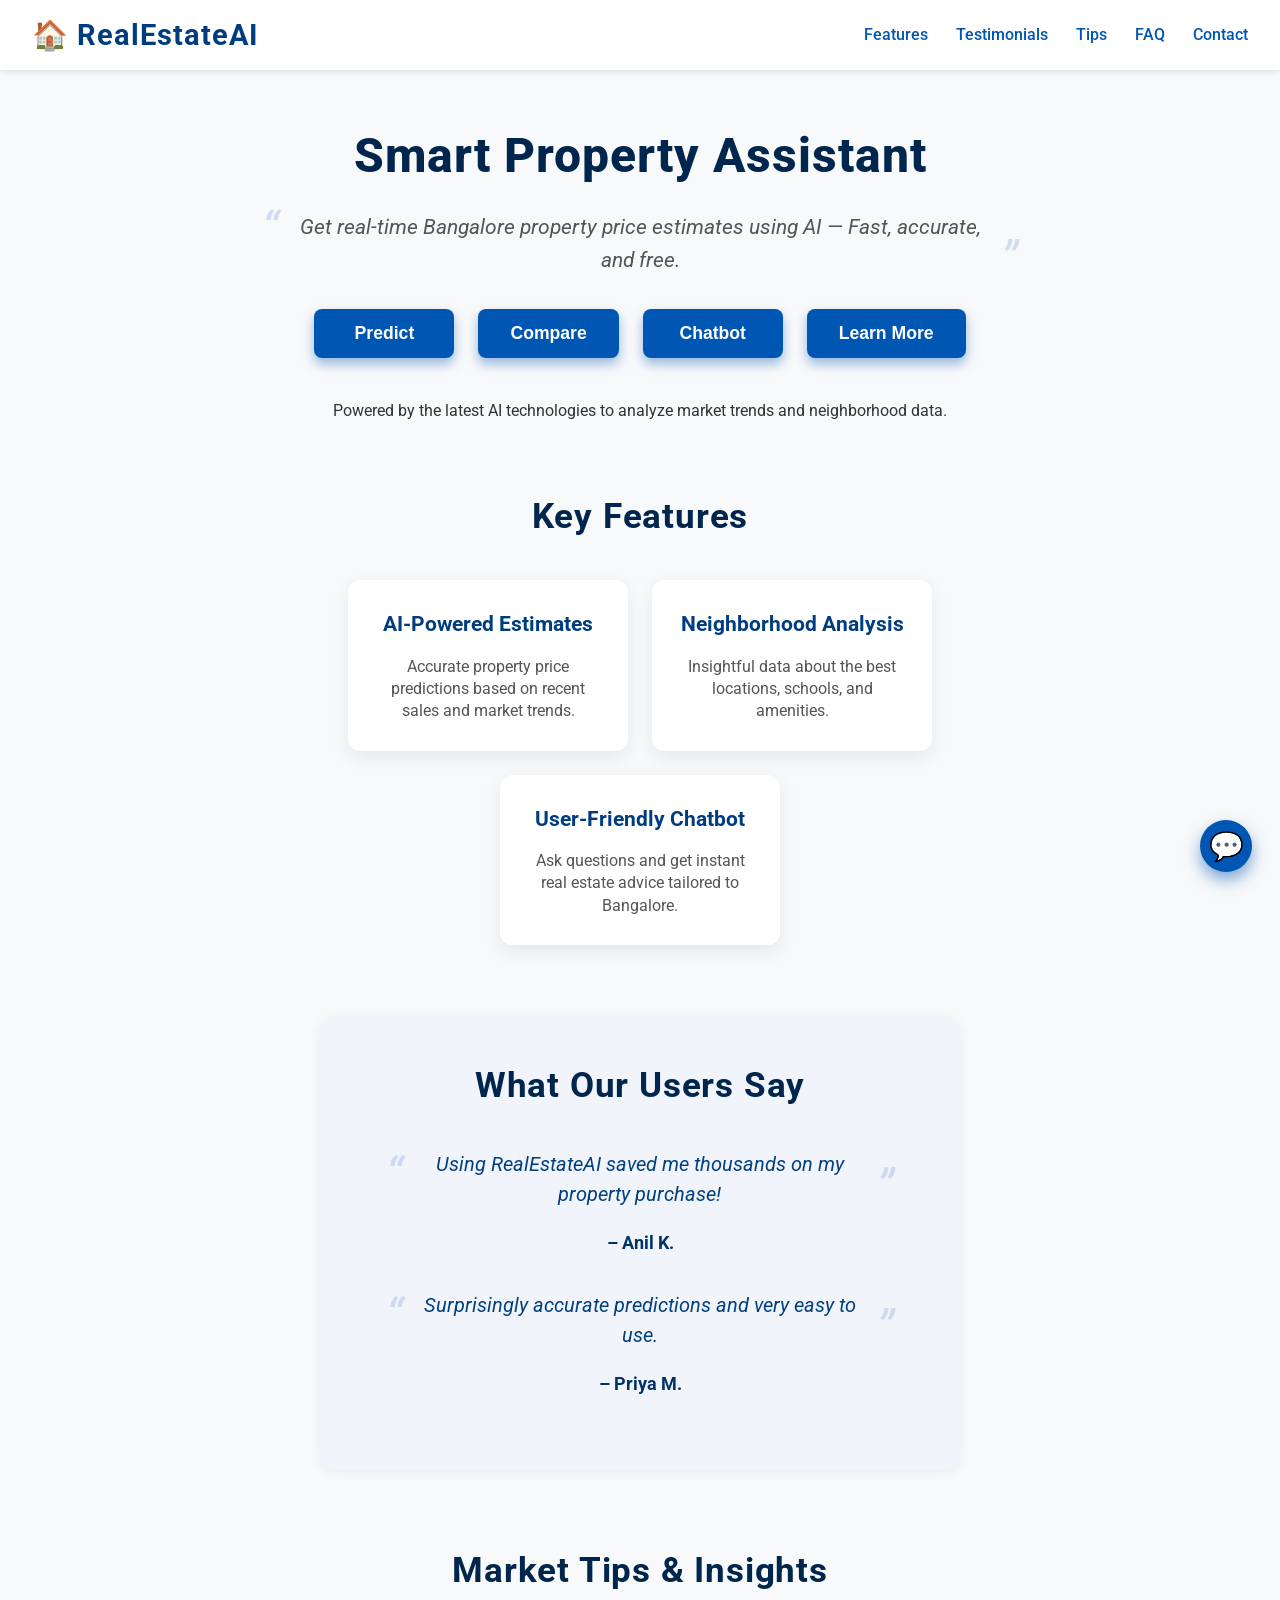
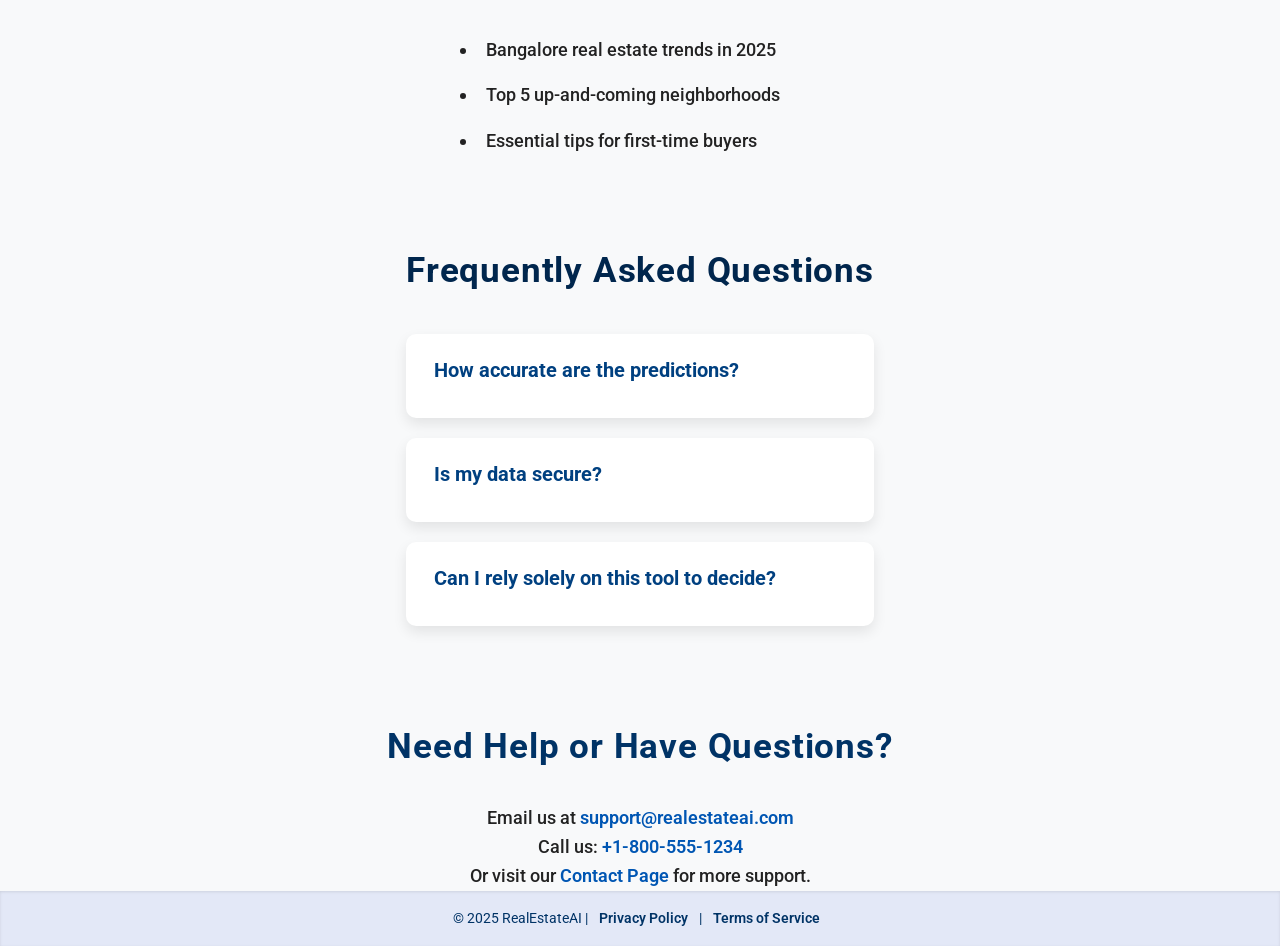
<file: index.html>
<!DOCTYPE html>
<html lang="en">
<head>
  <meta charset="UTF-8" />
  <meta name="viewport" content="width=device-width, initial-scale=1" />
  <title>Smart Property Assistant</title>
  <link rel="preconnect" href="https://fonts.googleapis.com" />
  <link href="https://fonts.googleapis.com/css2?family=Roboto:wght@400;700&display=swap" rel="stylesheet" />

  <style>
    /*— BASE STYLES —*/
    * { box-sizing: border-box; margin:0; padding:0; }
    body {
      font-family:'Roboto',sans-serif;
      background:#f8f9fa; /* light gray */
      color:#333;
      min-height:100vh;
      display:flex; flex-direction:column;
      transition:background .3s,color .3s;
      line-height:1.6;
    }
    a {
      color:#0056b3; /* professional blue */
      text-decoration:none;
      transition:color .3s;
    }
    a:hover {
      color:#003d80;
      text-decoration:underline;
    }

    /* Navbar */
    .navbar {
      background:#ffffff;
      padding:12px 32px;
      display:flex; justify-content:space-between; align-items:center;
      box-shadow:0 2px 6px rgba(0,0,0,0.1);
      position:sticky; top:0; z-index:100;
      animation:slideDown 0.8s ease-out;
    }
    .navbar .logo {
      font-size:1.8rem;
      font-weight:700;
      color:#003d80;
      letter-spacing: 1px;
    }
    .navbar a {
      margin-left:24px;
      font-weight:500;
      font-size: 1rem;
      color: #0056b3;
    }
    .navbar a:hover {
      color: #00264d;
    }
    @keyframes slideDown {
      from {transform:translateY(-100%);}
      to {transform:translateY(0);}
    }

    /* MAIN CONTENT */
    main.container.home {
      flex:1;
      max-width: 900px;
      margin: 48px auto 64px;
      padding: 0 24px;
      text-align: center;
      animation:fadeIn 1s ease;
    }
    @keyframes fadeIn {
      from {opacity:0;}
      to {opacity:1;}
    }
    h1 {
      font-size:3rem;
      margin-bottom:16px;
      color:#00264d;
      font-weight: 800;
      letter-spacing: 1px;
    }
    .quote {
      font-style:italic;
      margin-bottom:32px;
      color:#555;
      font-size:1.3rem;
      position:relative;
      max-width: 700px;
      margin-left: auto;
      margin-right: auto;
    }
    .quote::before {
      content:"“";
      font-size:3rem;
      position:absolute;
      left:-28px;
      top:-20px;
      color:#7a9cd9;
      opacity: 0.3;
    }
    .quote::after {
      content:"”";
      font-size:3rem;
      position:absolute;
      right:-28px;
      bottom:-20px;
      color:#7a9cd9;
      opacity: 0.3;
    }

    /* Button group */
    .btn-group {
      display:flex;
      gap:24px;
      justify-content:center;
      flex-wrap: wrap;
      margin-bottom:40px;
    }
    .btn {
      background:#0056b3;
      color:white;
      padding:14px 32px;
      font-size:1.1rem;
      border:none;
      border-radius:8px;
      cursor:pointer;
      font-weight:700;
      box-shadow:0 6px 12px rgba(0,86,179,0.4);
      transition: background-color 0.3s ease, transform 0.3s ease;
      min-width: 140px;
      text-align: center;
      user-select: none;
      display: inline-block;
      text-decoration: none;
    }
    .btn:hover,
    .btn:focus {
      background-color:#003d80;
      transform: translateY(-4px);
      outline:none;
      box-shadow: 0 8px 20px rgba(0,61,128,0.6);
    }
    .btn:active {
      transform: translateY(-1px);
      box-shadow: 0 4px 12px rgba(0,61,128,0.5);
    }

    /* Sections */
    section {
      margin-bottom:72px;
      max-width:900px;
      margin-left: auto;
      margin-right: auto;
      padding: 0 24px;
      animation:fadeIn 1s ease;
    }
    section h2 {
      text-align:center;
      margin-bottom:36px;
      color:#00264d;
      font-weight: 700;
      font-size: 2.2rem;
      letter-spacing: 0.8px;
    }

    /* Features */
    .features .feature-cards {
      display:flex;
      gap:24px;
      flex-wrap:wrap;
      justify-content:center;
    }
    .card {
      background:white;
      padding:28px 24px;
      width:280px;
      text-align:center;
      border-radius:12px;
      box-shadow:0 6px 18px rgba(0,0,0,0.08);
      transition: transform 0.3s ease, box-shadow 0.3s ease;
      display:flex;
      flex-direction: column;
      justify-content: center;
      cursor: default;
    }
    .card:hover {
      transform: translateY(-12px);
      box-shadow:0 12px 28px rgba(0,0,0,0.15);
    }
    .card h3 {
      margin-bottom:14px;
      color:#003d80;
      font-weight: 700;
      font-size: 1.3rem;
    }
    .card p {
      color:#555;
      font-size: 1rem;
      line-height: 1.4;
    }

    /* Testimonials */
    .testimonials {
      background:#f1f4fb;
      padding:40px 32px;
      border-radius:14px;
      box-shadow:0 2px 12px rgba(0,0,0,0.06);
      max-width: 720px;
      margin-left: auto;
      margin-right: auto;
      text-align: center;
      font-style: normal;
    }
    .testimonial-quote {
      font-style: italic;
      color:#004080;
      font-size: 1.25rem;
      margin-bottom: 20px;
      position: relative;
      line-height: 1.5;
      max-width: 80%;
      margin-left: auto;
      margin-right: auto;
    }
    .testimonial-quote::before {
      content: '“';
      font-size: 3rem;
      position: absolute;
      left: -24px;
      top: -10px;
      color: #7a9cd9;
      opacity: 0.3;
    }
    .testimonial-quote::after {
      content: '”';
      font-size: 3rem;
      position: absolute;
      right: -24px;
      bottom: -14px;
      color: #7a9cd9;
      opacity: 0.3;
    }
    .testimonial-author {
      color:#003366;
      font-weight:700;
      font-size: 1.1rem;
      margin-bottom: 32px;
    }

    /* Tips */
    .tips ul {
      max-width:720px;
      margin:auto;
      text-align:left;
      color:#222;
      font-weight: 500;
      list-style: disc inside;
      font-size: 1.15rem;
      line-height: 1.7;
      padding-left: 8px;
    }
    .tips li {
      margin:14px 0;
    }

    /* FAQ */
    .faq-item {
      background:white;
      margin:20px auto;
      max-width:720px;
      text-align:left;
      border-radius:10px;
      padding:20px 28px;
      box-shadow:0 6px 14px rgba(0,0,0,0.09);
      cursor:pointer;
      transition: background-color 0.3s ease, transform 0.2s ease;
      font-size: 1.15rem;
      font-weight: 500;
      user-select: none;
    }
    .faq-item:hover,
    .faq-item:focus {
      background:#e9f0ff;
      transform: translateY(-3px);
      outline:none;
    }
    .faq-item h3 {
      margin-bottom: 12px;
      color: #004080;
      font-weight: 700;
      font-size: 1.25rem;
    }
    .faq-answer {
      display:none;
      margin-top: 14px;
      color:#444;
      font-size:1.05rem;
      line-height:1.5;
      font-weight: 400;
    }
    .faq-item[aria-expanded="true"] .faq-answer {
      display:block;
    }

    /* CONTACT */
    .contact {
      max-width:720px;
      margin:auto;
      text-align:center;
      font-size: 1.15rem;
      font-weight: 500;
      color: #222;
      line-height: 1.6;
    }
    .contact h2 {
      margin-bottom:28px;
      color:#003366;
    }
    .contact a {
      font-weight: 600;
      color: #0056b3;
    }
    .contact a:hover {
      color: #00264d;
    }

    /* FOOTER */
    footer {
      background:#e3e8f7;
      padding:16px 24px;
      text-align:center;
      font-size:0.9rem;
      color:#003366;
      box-shadow: inset 0 1px 3px rgba(0,0,0,0.1);
      user-select:none;
    }
    footer a {
      color:#003366;
      margin: 0 8px;
      font-weight: 600;
      text-decoration:none;
      transition: color 0.3s;
    }
    footer a:hover {
      color:#001f40;
      text-decoration: underline;
    }

    /* CHATBOT */
    #chatbot-btn {
      position: fixed;
      bottom: 28px;
      right: 28px;
      background: #0056b3;
      border: none;
      border-radius: 50%;
      width: 52px;
      height: 52px;
      font-size: 28px;
      color: white;
      cursor: pointer;
      box-shadow: 0 8px 16px rgba(0,86,179,0.5);
      transition: background-color 0.3s ease, transform 0.3s ease;
      z-index: 1100;
    }
    #chatbot-btn:hover {
      background: #003d80;
      transform: translateY(-4px);
      box-shadow: 0 12px 24px rgba(0,61,128,0.7);
    }

    #chatbot-window {
      display: none;
      flex-direction: column;
      position: fixed;
      bottom: 92px;
      right: 28px;
      width: 360px;
      max-height: 480px;
      background: white;
      border-radius: 12px;
      box-shadow: 0 12px 28px rgba(0,0,0,0.18);
      z-index: 1100;
      font-size: 1rem;
      color: #222;
      overflow: hidden;
      animation: fadeIn 0.4s ease;
      flex-shrink: 0;
    }

    #chatbot-header {
      background: #003d80;
      color: white;
      font-weight: 700;
      padding: 12px 16px;
      font-size: 1.15rem;
      display: flex;
      justify-content: space-between;
      align-items: center;
      user-select:none;
    }
    #chatbot-close-btn {
      background: transparent;
      border: none;
      color: white;
      font-size: 24px;
      line-height: 1;
      cursor: pointer;
      transition: color 0.3s ease;
    }
    #chatbot-close-btn:hover,
    #chatbot-close-btn:focus {
      color: #a8c1ff;
      outline: none;
    }

    #chatbot-messages {
      padding: 12px 16px;
      flex: 1;
      overflow-y: auto;
      scrollbar-width: thin;
      scrollbar-color: #a8c1ff transparent;
      font-size: 1rem;
    }
    #chatbot-messages::-webkit-scrollbar {
      width: 6px;
    }
    #chatbot-messages::-webkit-scrollbar-thumb {
      background-color: #a8c1ff;
      border-radius: 4px;
    }

    .chatbot-message {
      margin-bottom: 14px;
      padding: 10px 14px;
      border-radius: 14px;
      max-width: 78%;
      line-height: 1.4;
      word-wrap: break-word;
      box-shadow: 0 1px 3px rgba(0,0,0,0.1);
      user-select: text;
    }
    .chatbot-message.user {
      background: #e6f0ff;
      color: #003366;
      align-self: flex-end;
      border-bottom-right-radius: 4px;
    }
    .chatbot-message.bot {
      background: #d1d9ff;
      color: #00264d;
      align-self: flex-start;
      border-bottom-left-radius: 4px;
    }

    #chatbot-input-area {
      padding: 12px 16px;
      display: flex;
      border-top: 1px solid #e1e4ef;
      background: #f7f9fc;
    }
    #chatbot-input {
      flex: 1;
      padding: 10px 14px;
      font-size: 1rem;
      border: 1px solid #b0c1e8;
      border-radius: 8px;
      outline:none;
      transition: border-color 0.3s ease;
    }
    #chatbot-input:focus {
      border-color: #0056b3;
      box-shadow: 0 0 6px #a8c1ff;
    }
    #chatbot-send-btn {
      background: #0056b3;
      border: none;
      margin-left: 12px;
      padding: 10px 16px;
      font-size: 1.3rem;
      border-radius: 8px;
      color: white;
      cursor: pointer;
      box-shadow: 0 4px 12px rgba(0,86,179,0.5);
      transition: background-color 0.3s ease, transform 0.2s ease;
    }
    #chatbot-send-btn:hover {
      background: #003d80;
      transform: translateY(-2px);
      box-shadow: 0 6px 16px rgba(0,61,128,0.7);
    }
    #chatbot-send-btn:active {
      transform: translateY(0);
      box-shadow: 0 4px 12px rgba(0,61,128,0.5);
    }

    /* Responsive */
    @media (max-width: 700px) {
      .btn-group {
        flex-direction: column;
        gap: 16px;
      }
      .features .feature-cards {
        flex-direction: column;
        align-items: center;
      }
      .card {
        width: 100%;
        max-width: 340px;
      }
      #chatbot-window {
        width: 90vw;
        right: 5vw;
        bottom: 80px;
        max-height: 400px;
      }
      main.container.home {
        margin: 32px 16px 48px;
      }
    }
  </style>
</head>
<body>

  <!-- NAVBAR -->
  <nav class="navbar" role="navigation" aria-label="Primary Navigation">
     <div class="logo">🏠 RealEstateAI</div>
    <div>
      <a href="#features">Features</a>
      <a href="#testimonials">Testimonials</a>
      <a href="#tips">Tips</a>
      <a href="#faq">FAQ</a>
      <a href="#contact">Contact</a>
    </div>
  </nav>

  <!-- HOME SECTION -->
  <main class="container home" role="main" aria-label="Welcome section">
    <h1>Smart Property Assistant</h1>
    <p class="quote">Get real-time Bangalore property price estimates using AI — Fast, accurate, and free.</p>

    <div class="btn-group">
      <button class="btn" id="predictBtn" aria-label="Go to property price prediction page">Predict</button>
      <button class="btn" id="compareBtn" aria-label="Go to property price comparison page">Compare</button>
      <button class="btn" id="getEstimateBtn" aria-label="Open chatbot for price estimate">Chatbot</button>
      <button class="btn" id="learnMoreBtn" aria-label="Learn more about features">Learn More</button>
    </div>

    <p>Powered by the latest AI technologies to analyze market trends and neighborhood data.</p>
  </main>

  <!-- FEATURES -->
  <section id="features" class="features" aria-labelledby="features-heading">
    <h2 id="features-heading">Key Features</h2>
    <div class="feature-cards" role="list">
      <div class="card" role="listitem">
        <h3>AI-Powered Estimates</h3>
        <p>Accurate property price predictions based on recent sales and market trends.</p>
      </div>
      <div class="card" role="listitem">
        <h3>Neighborhood Analysis</h3>
        <p>Insightful data about the best locations, schools, and amenities.</p>
      </div>
      <div class="card" role="listitem">
        <h3>User-Friendly Chatbot</h3>
        <p>Ask questions and get instant real estate advice tailored to Bangalore.</p>
      </div>
    </div>
  </section>

  <!-- TESTIMONIALS -->
  <section id="testimonials" class="testimonials" aria-labelledby="testimonials-heading">
    <h2 id="testimonials-heading">What Our Users Say</h2>
    <p class="testimonial-quote">Using RealEstateAI saved me thousands on my property purchase!</p>
    <p class="testimonial-author">– Anil K.</p>

    <p class="testimonial-quote">Surprisingly accurate predictions and very easy to use.</p>
    <p class="testimonial-author">– Priya M.</p>
  </section>

  <!-- TIPS -->
  <section id="tips" class="tips" aria-labelledby="tips-heading">
    <h2 id="tips-heading">Market Tips & Insights</h2>
    <ul>
      <li>Bangalore real estate trends in 2025</li>
      <li>Top 5 up‑and‑coming neighborhoods</li>
      <li>Essential tips for first‑time buyers</li>
    </ul>
  </section>

  <!-- FAQ -->
  <section id="faq" class="faq" aria-labelledby="faq-heading">
    <h2 id="faq-heading">Frequently Asked Questions</h2>

    <div class="faq-item" role="button" aria-expanded="false" tabindex="0" aria-controls="faq1">
      <h3 id="faq1">How accurate are the predictions?</h3>
      <p class="faq-answer">
        Our AI model analyzes thousands of recent sale transactions, trends across neighborhoods, and key property features to generate highly reliable estimates. While they reflect current market conditions, please use them as guidance—not legal advice or financial guarantees.
      </p>
    </div>

    <div class="faq-item" role="button" aria-expanded="false" tabindex="0" aria-controls="faq2">
      <h3 id="faq2">Is my data secure?</h3>
      <p class="faq-answer">
        Absolutely. We never store personal data such as your email, IP address, or chat content. Your inputs are used only transiently to generate estimates and are promptly discarded—they are never shared with third parties.
      </p>
    </div>

    <div class="faq-item" role="button" aria-expanded="false" tabindex="0" aria-controls="faq3">
      <h3 id="faq3">Can I rely solely on this tool to decide?</h3>
      <p class="faq-answer">
        This assistant is designed to help you make informed decisions but should be used in conjunction with professional advice. We highly recommend consulting qualified real estate agents, lawyers, or financial advisors before making final commitments.
      </p>
    </div>
  </section>

  <!-- CONTACT -->
  <section id="contact" class="contact" aria-labelledby="contact-heading">
    <h2 id="contact-heading">Need Help or Have Questions?</h2>
    <p>Email us at <a href="mailto:support@realestateai.com">support@realestateai.com</a></p>
    <p>Call us: <a href="tel:+18005551234">+1‑800‑555‑1234</a></p>
    <p>Or visit our <a href="/contact">Contact Page</a> for more support.</p>
  </section>

  <!-- FOOTER -->
  <footer>
    &copy; 2025 RealEstateAI |
    <a href="/privacy">Privacy Policy</a> |
    <a href="/terms">Terms of Service</a>
  </footer>

  <!-- CHATBOT BUTTON -->
  <button id="chatbot-btn" aria-label="Open chatbot assistant">💬</button>

  <!-- CHATBOT WINDOW -->
  <div id="chatbot-window" role="region" aria-live="polite" aria-label="Chatbot conversation window">
    <div id="chatbot-header">
      <span>Property Assistant</span>
      <button id="chatbot-close-btn" aria-label="Close chatbot window">&times;</button>
    </div>
    <div id="chatbot-messages" tabindex="0" aria-live="polite" aria-atomic="false" aria-relevant="additions"></div>
    <form id="chatbot-form" aria-label="Chatbot input form" autocomplete="off">
      <input
        id="chatbot-input"
        type="text"
        placeholder="Ask about property prices..."
        aria-label="Chat input field"
        required
      />
      <button type="submit" id="chatbot-send-btn" aria-label="Send message">➤</button>
    </form>
  </div>

  <script>
    // Navigation buttons
    document.getElementById('predictBtn').addEventListener('click', () => {
      window.location.href = '/predict';
    });
    document.getElementById('compareBtn').addEventListener('click', () => {
      window.location.href = '/compare';
    });
    document.getElementById('learnMoreBtn').addEventListener('click', () => {
      document.getElementById('features').scrollIntoView({ behavior: 'smooth' });
    });
    document.getElementById('getEstimateBtn').addEventListener('click', () => {
      openChatbot();
    });

    // FAQ toggle logic
    const faqItems = document.querySelectorAll('.faq-item');
    faqItems.forEach(item => {
      item.addEventListener('click', () => {
        const expanded = item.getAttribute('aria-expanded') === 'true';
        item.setAttribute('aria-expanded', !expanded);
      });
      item.addEventListener('keydown', e => {
        if(e.key === 'Enter' || e.key === ' ') {
          e.preventDefault();
          item.click();
        }
      });
    });

    // Chatbot logic
    const chatbotBtn = document.getElementById('chatbot-btn');
    const chatbotWindow = document.getElementById('chatbot-window');
    const chatbotCloseBtn = document.getElementById('chatbot-close-btn');
    const chatbotMessages = document.getElementById('chatbot-messages');
    const chatbotForm = document.getElementById('chatbot-form');
    const chatbotInput = document.getElementById('chatbot-input');

    function openChatbot() {
      chatbotWindow.style.display = 'flex';
      chatbotInput.focus();
    }
    function closeChatbot() {
      chatbotWindow.style.display = 'none';
      chatbotInput.value = '';
      chatbotMessages.innerHTML = '';
    }

    chatbotBtn.addEventListener('click', openChatbot);
    chatbotCloseBtn.addEventListener('click', closeChatbot);

    // Simulate chatbot responses (replace this with actual AI backend integration)
    chatbotForm.addEventListener('submit', e => {
      e.preventDefault();
      const userMessage = chatbotInput.value.trim();
      if (!userMessage) return;
      addChatMessage(userMessage, 'user');
      chatbotInput.value = '';
      simulateBotResponse(userMessage);
    });

    function addChatMessage(message, sender) {
      const msg = document.createElement('div');
      msg.className = 'chatbot-message ' + sender;
      msg.textContent = message;
      chatbotMessages.appendChild(msg);
      chatbotMessages.scrollTop = chatbotMessages.scrollHeight;
    }

    function simulateBotResponse(userText) {
      // Basic dummy response, you can expand this or connect to API
      const lowerText = userText.toLowerCase();
      let botReply = "Sorry, I didn't understand that. Could you please rephrase?";

      if (lowerText.includes('price') || lowerText.includes('estimate')) {
        botReply = "Please provide the property details like location, size, and type, and I'll estimate the price for you.";
      } else if (lowerText.includes('hello') || lowerText.includes('hi')) {
        botReply = "Hello! How can I assist you with Bangalore property prices today?";
      } else if (lowerText.includes('compare')) {
        botReply = "You can use the Compare feature to analyze multiple properties side-by-side. Click on the Compare button above.";
      }

      setTimeout(() => addChatMessage(botReply, 'bot'), 1000);
    }
  </script>
</body>
</html>
</file>
